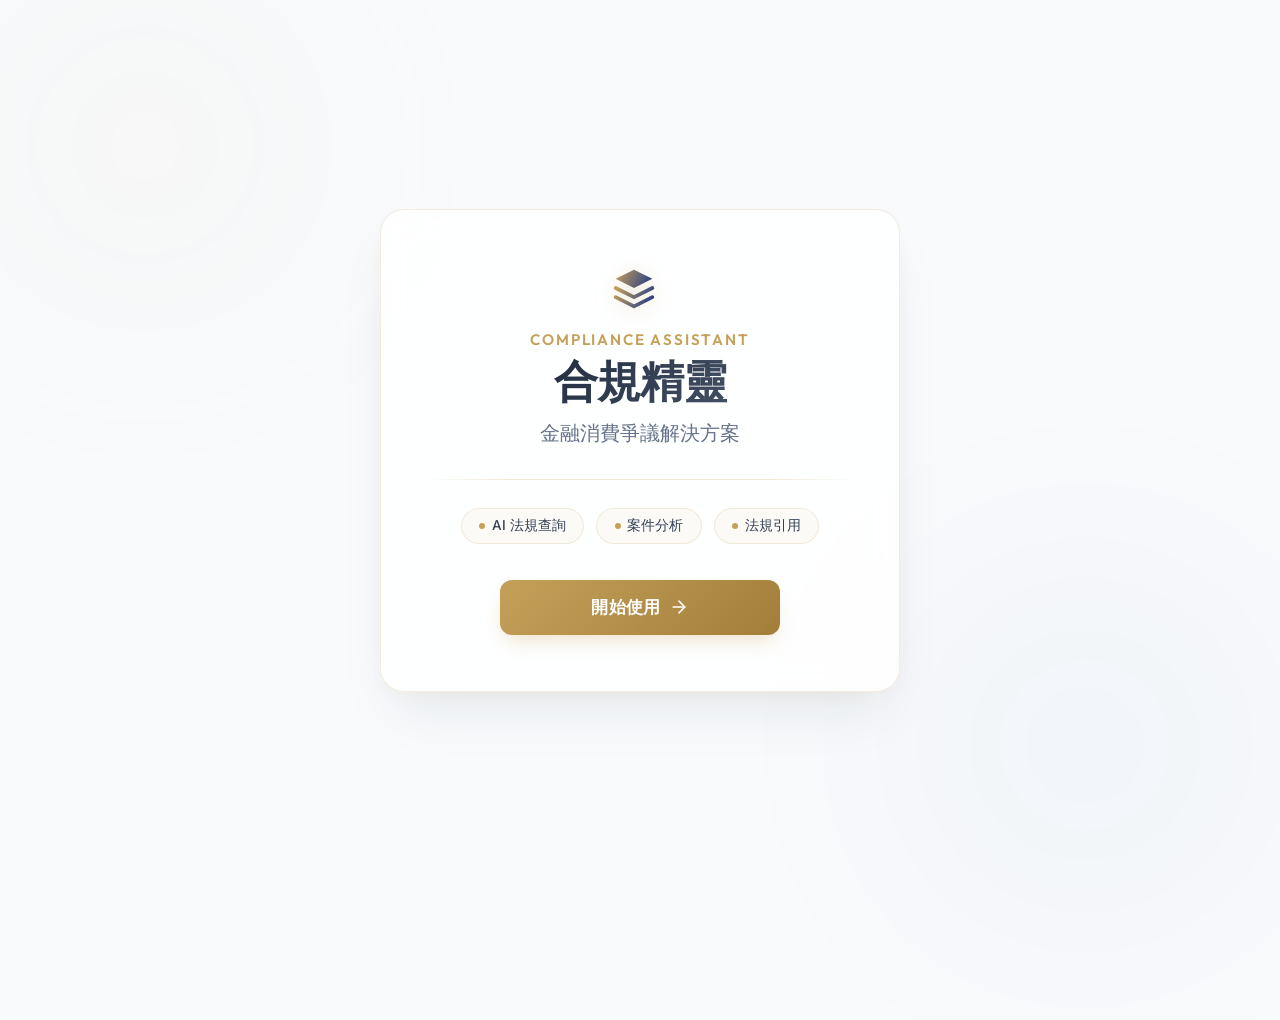
<file: index.html>
<!DOCTYPE html>
<html lang="zh-Hant">
<head>
  <meta charset="UTF-8">
  <meta name="viewport" content="width=device-width, initial-scale=1.0">
  <title>合規精靈 Compliance Assistant - 智能金融消費爭議解決方案</title>
  <meta name="description" content="合規精靈（Compliance Assistant）專為金融消費爭議設計，結合 AI 法規查詢、案件分析與法規引用，為您打造極致高效的工作台體驗。">
  
  <!-- Modern Fonts -->
  <link href="https://fonts.googleapis.com/css2?family=Inter:wght@300;400;500;600&family=Outfit:wght@500;600;700&display=swap" rel="stylesheet">
  
  <!-- Custom Stylesheets -->
  <link rel="stylesheet" href="css/global.css">
  <link rel="stylesheet" href="css/landing.css">
</head>
<body>

  <!-- Ambient Light Orbs -->
  <div class="orb orb-gold"></div>
  <div class="orb orb-blue"></div>

  <!-- Centered Glass Card -->
  <main class="landing-container" id="landing-card">
    <header>
      <div class="brand-logo">
        <svg viewBox="0 0 24 24" fill="none" xmlns="http://www.w3.org/2000/svg">
          <path d="M12 2L2 7L12 12L22 7L12 2Z" fill="url(#grad1)"/>
          <path d="M2 17L12 22L22 17" stroke="url(#grad2)" stroke-width="2" stroke-linecap="round" stroke-linejoin="round"/>
          <path d="M2 12L12 17L22 12" stroke="url(#grad2)" stroke-width="2" stroke-linecap="round" stroke-linejoin="round"/>
          <defs>
            <linearGradient id="grad1" x1="2" y1="2" x2="22" y2="12" gradientUnits="userSpaceOnUse">
              <stop offset="0%" stop-color="#C5A059" />
              <stop offset="100%" stop-color="#1E3A8A" />
            </linearGradient>
            <linearGradient id="grad2" x1="2" y1="12" x2="22" y2="22" gradientUnits="userSpaceOnUse">
              <stop offset="0%" stop-color="#C5A059" />
              <stop offset="100%" stop-color="#1E3A8A" />
            </linearGradient>
          </defs>
        </svg>
      </div>
      <p class="subtitle-en">Compliance Assistant</p>
      <h1>合規精靈</h1>
      <p class="subtitle-zh">金融消費爭議解決方案</p>
    </header>

    <div class="divider"></div>

    <!-- Feature badges -->
    <section class="features-list">
      <span class="feature-tag">AI 法規查詢</span>
      <span class="feature-tag">案件分析</span>
      <span class="feature-tag">法規引用</span>
    </section>

    <!-- Start Action -->
    <button class="cta-btn" id="start-btn" onclick="location.href='pages/v2_workspace.html'">
      開始使用
      <svg width="20" height="20" viewBox="0 0 24 24" fill="none" stroke="currentColor" stroke-width="2" stroke-linecap="round" stroke-linejoin="round">
        <line x1="5" y1="12" x2="19" y2="12"></line>
        <polyline points="12 5 19 12 12 19"></polyline>
      </svg>
    </button>
  </main>

</body>
</html>
</file>
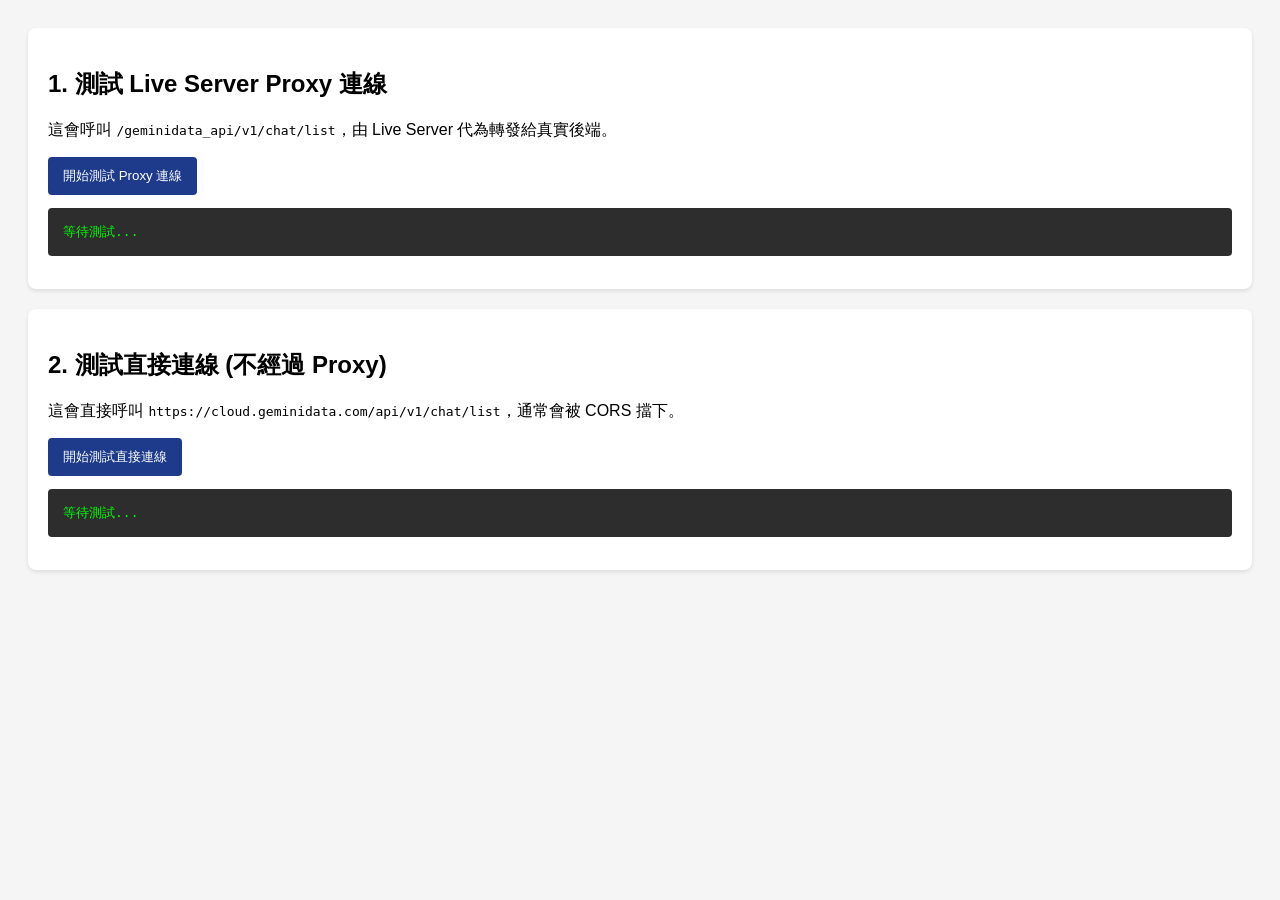
<file: test_api.html>
<!DOCTYPE html>
<html lang="zh-Hant">
<head>
  <meta charset="UTF-8">
  <meta name="viewport" content="width=device-width, initial-scale=1.0">
  <title>API 連線測試工具</title>
  <style>
    body { font-family: sans-serif; padding: 20px; background: #f5f5f5; }
    .card { background: white; padding: 20px; border-radius: 8px; box-shadow: 0 2px 4px rgba(0,0,0,0.1); margin-bottom: 20px; }
    button { padding: 10px 15px; background: #1E3A8A; color: white; border: none; border-radius: 4px; cursor: pointer; }
    button:hover { background: #1A306E; }
    pre { background: #2d2d2d; color: #00ff00; padding: 15px; border-radius: 4px; overflow-x: auto; white-space: pre-wrap; word-wrap: break-word;}
    .status { font-weight: bold; margin-top: 10px; }
    .success { color: green; }
    .error { color: red; }
  </style>
</head>
<body>

  <div class="card">
    <h2>1. 測試 Live Server Proxy 連線</h2>
    <p>這會呼叫 <code>/geminidata_api/v1/chat/list</code>，由 Live Server 代為轉發給真實後端。</p>
    <button onclick="testProxy()">開始測試 Proxy 連線</button>
    <div id="proxy-status" class="status"></div>
    <pre id="proxy-result">等待測試...</pre>
  </div>

  <div class="card">
    <h2>2. 測試直接連線 (不經過 Proxy)</h2>
    <p>這會直接呼叫 <code>https://cloud.geminidata.com/api/v1/chat/list</code>，通常會被 CORS 擋下。</p>
    <button onclick="testDirect()">開始測試直接連線</button>
    <div id="direct-status" class="status"></div>
    <pre id="direct-result">等待測試...</pre>
  </div>

  <script>
    // 這裡使用您原本程式碼中的 JWT Token
    const JWT_TOKEN = 'eyJhbGciOiJIUzI1NiIsInR5cCI6IkpXVCJ9.[base64].MjBaj8c88E3EF5SoDW3axlQvzbiigyViP82hRqRNIuA';
    
    const headers = {
      'Authorization': 'Bearer ' + JWT_TOKEN,
      'Content-Type': 'application/json'
    };

    async function runTest(url, statusElId, resultElId) {
      const statusEl = document.getElementById(statusElId);
      const resultEl = document.getElementById(resultElId);
      
      statusEl.textContent = '連線中...';
      statusEl.className = 'status';
      resultEl.textContent = '請稍候...';

      try {
        const response = await fetch(url, { headers });
        
        // 讀取回應內容 (可能是 JSON，也可能是純文字錯誤訊息)
        const text = await response.text();
        let formattedData = text;
        try {
            formattedData = JSON.stringify(JSON.parse(text), null, 2);
        } catch(e) {
            // Not JSON
        }

        if (response.ok) {
          statusEl.textContent = `✅ 連線成功！HTTP 狀態碼: ${response.status}`;
          statusEl.className = 'status success';
        } else {
          statusEl.textContent = `❌ 伺服器回傳錯誤！HTTP 狀態碼: ${response.status}`;
          statusEl.className = 'status error';
        }

        resultEl.textContent = `--- 回應狀態 (Status) ---\n${response.status} ${response.statusText}\n\n--- 伺服器回傳內容 (Body) ---\n${formattedData}`;

      } catch (error) {
        statusEl.textContent = '❌ 連線失敗 (可能被 CORS 擋住，或伺服器沒開)';
        statusEl.className = 'status error';
        resultEl.textContent = error.toString();
      }
    }

    function testProxy() {
      // 測試透過 Live Server Proxy
      runTest('/geminidata_api/v1/chat/list', 'proxy-status', 'proxy-result');
    }

    function testDirect() {
      // 測試直接連線 (未經 Proxy)
      runTest('https://cloud.geminidata.com/api/v1/chat/list', 'direct-status', 'direct-result');
    }
  </script>
</body>
</html>
</file>
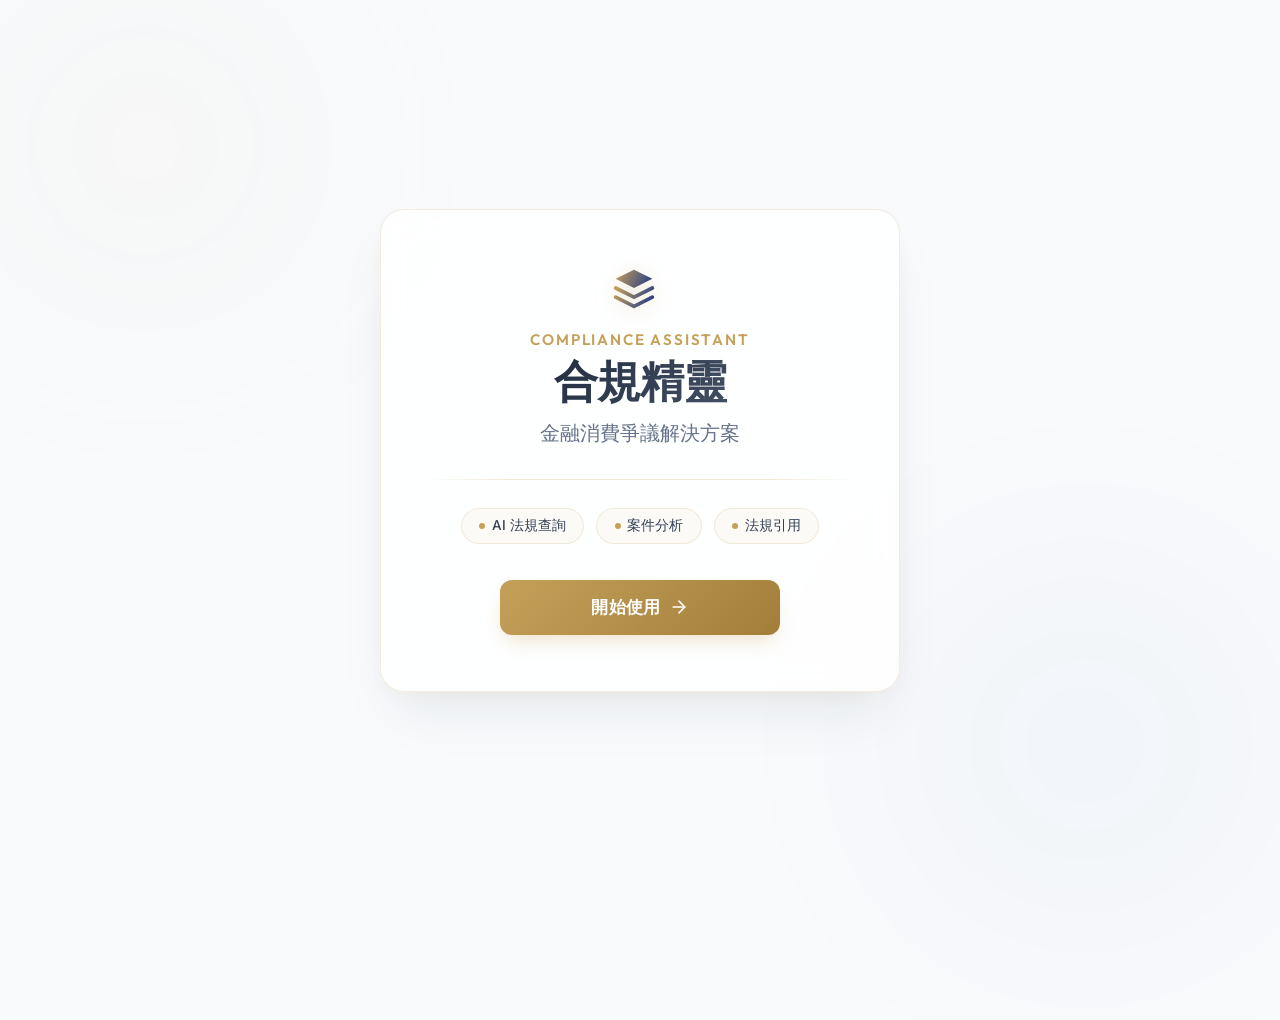
<file: v2_landing.html>
<!DOCTYPE html>
<html lang="zh-Hant">
<head>
  <meta charset="UTF-8">
  <meta name="viewport" content="width=device-width, initial-scale=1.0">
  <title>合規精靈 Compliance Assistant - 智能金融消費爭議解決方案</title>
  <meta name="description" content="合規精靈（Compliance Assistant）專為金融消費爭議設計，結合 AI 法規查詢、案件分析與法規引用，為您打造極致高效的工作台體驗。">
  
  <!-- Modern Fonts -->
  <link href="https://fonts.googleapis.com/css2?family=Inter:wght@300;400;500;600&family=Outfit:wght@500;600;700&display=swap" rel="stylesheet">
  
  <style>
    :root {
      --bg-light: #F8FAFC;
      --accent-gold: #C5A059;
      --accent-gold-dark: #A37E3A;
      --accent-blue: #1E3A8A;
      --text-main: #1E293B;
      --text-muted: #64748B;
      --glass-bg: rgba(255, 255, 255, 0.85);
      --glass-border: rgba(197, 160, 89, 0.2);
      --radius-pill: 9999px;
      --radius-card: 24px;
    }

    * {
      box-sizing: border-box;
      margin: 0;
      padding: 0;
    }

    body {
      font-family: 'Inter', -apple-system, BlinkMacSystemFont, sans-serif;
      background-color: var(--bg-light);
      color: var(--text-main);
      min-height: 100vh;
      overflow: hidden;
      display: flex;
      justify-content: center;
      align-items: center;
      position: relative;
    }

    /* Ambient Background Orbs */
    .orb {
      position: absolute;
      border-radius: 50%;
      filter: blur(130px);
      z-index: 1;
      opacity: 0.22;
    }
    .orb-gold {
      width: 450px;
      height: 450px;
      background: radial-gradient(circle, rgba(197, 160, 89, 0.4) 0%, transparent 70%);
      top: -80px;
      left: -80px;
      animation: drift 18s infinite alternate ease-in-out;
    }
    .orb-blue {
      width: 550px;
      height: 550px;
      background: radial-gradient(circle, rgba(30, 58, 138, 0.25) 0%, transparent 70%);
      bottom: -120px;
      right: -80px;
      animation: drift 22s infinite alternate-reverse ease-in-out;
    }

    @keyframes drift {
      0% { transform: translate(0, 0) scale(1); }
      100% { transform: translate(40px, 30px) scale(1.08); }
    }

    /* Landing Card Container */
    .landing-container {
      position: relative;
      z-index: 2;
      background: var(--glass-bg);
      backdrop-filter: blur(20px);
      -webkit-backdrop-filter: blur(20px);
      border: 1px solid var(--glass-border);
      border-radius: var(--radius-card);
      width: 90%;
      max-width: 520px;
      padding: 3.5rem 2.5rem;
      box-shadow: 0 30px 60px -15px rgba(30, 41, 59, 0.08), 
                  0 10px 30px -15px rgba(197, 160, 89, 0.15);
      text-align: center;
      animation: slideUp 0.8s cubic-bezier(0.16, 1, 0.3, 1) forwards;
    }

    @keyframes slideUp {
      from {
        opacity: 0;
        transform: translateY(20px);
      }
      to {
        opacity: 1;
        transform: translateY(0);
      }
    }

    /* Logo Brand Title */
    .brand-logo {
      display: flex;
      justify-content: center;
      align-items: center;
      margin-bottom: 1.25rem;
    }
    .brand-logo svg {
      width: 44px;
      height: 44px;
      margin-right: 0.75rem;
      filter: drop-shadow(0 4px 10px rgba(197, 160, 89, 0.25));
    }

    h1 {
      font-family: 'Outfit', sans-serif;
      font-size: 2.75rem;
      font-weight: 700;
      letter-spacing: -0.02em;
      margin-bottom: 0.5rem;
      background: linear-gradient(135deg, #1E293B 20%, #475569 80%);
      -webkit-background-clip: text;
      -webkit-text-fill-color: transparent;
    }

    .subtitle-en {
      font-family: 'Outfit', sans-serif;
      font-size: 0.95rem;
      font-weight: 600;
      color: var(--accent-gold);
      letter-spacing: 0.12em;
      text-transform: uppercase;
      margin-bottom: 0.25rem;
    }

    .subtitle-zh {
      font-size: 1.25rem;
      color: var(--text-muted);
      font-weight: 400;
      margin-bottom: 2rem;
    }

    /* Dividers and Features */
    .divider {
      height: 1px;
      background: linear-gradient(90deg, transparent, rgba(197, 160, 89, 0.25) 20%, rgba(197, 160, 89, 0.25) 80%, transparent);
      margin: 1.75rem 0;
    }

    .features-list {
      display: flex;
      justify-content: center;
      gap: 0.75rem;
      flex-wrap: wrap;
      margin-bottom: 2.25rem;
    }

    .feature-tag {
      font-size: 0.85rem;
      font-weight: 500;
      color: #334155;
      background: rgba(197, 160, 89, 0.05);
      border: 1px solid rgba(197, 160, 89, 0.18);
      padding: 0.5rem 1.1rem;
      border-radius: var(--radius-pill);
      display: flex;
      align-items: center;
      gap: 0.4rem;
      transition: all 0.3s;
    }
    .feature-tag:hover {
      background: rgba(197, 160, 89, 0.1);
      border-color: var(--accent-gold);
      transform: translateY(-2px);
    }
    .feature-tag::before {
      content: '';
      display: inline-block;
      width: 6px;
      height: 6px;
      border-radius: 50%;
      background: var(--accent-gold);
    }

    /* Call to Action Button */
    .cta-btn {
      display: inline-flex;
      align-items: center;
      justify-content: center;
      gap: 0.5rem;
      width: 100%;
      max-width: 280px;
      padding: 1rem 2rem;
      background: linear-gradient(135deg, var(--accent-gold), var(--accent-gold-dark));
      border: none;
      border-radius: 12px;
      color: #FFFFFF;
      font-size: 1.05rem;
      font-weight: 600;
      letter-spacing: 0.02em;
      cursor: pointer;
      box-shadow: 0 10px 20px -5px rgba(197, 160, 89, 0.3);
      transition: all 0.3s cubic-bezier(0.16, 1, 0.3, 1);
    }

    .cta-btn:hover {
      box-shadow: 0 15px 25px -3px rgba(197, 160, 89, 0.45);
      transform: translateY(-3px) scale(1.02);
    }

    .cta-btn:active {
      transform: translateY(-1px) scale(0.99);
    }

    .cta-btn svg {
      transition: transform 0.3s ease;
    }
    .cta-btn:hover svg {
      transform: translateX(4px);
    }
  </style>
</head>
<body>

  <!-- Ambient Light Orbs -->
  <div class="orb orb-gold"></div>
  <div class="orb orb-blue"></div>

  <!-- Centered Glass Card -->
  <main class="landing-container" id="landing-card">
    <header>
      <div class="brand-logo">
        <svg viewBox="0 0 24 24" fill="none" xmlns="http://www.w3.org/2000/svg">
          <path d="M12 2L2 7L12 12L22 7L12 2Z" fill="url(#grad1)"/>
          <path d="M2 17L12 22L22 17" stroke="url(#grad2)" stroke-width="2" stroke-linecap="round" stroke-linejoin="round"/>
          <path d="M2 12L12 17L22 12" stroke="url(#grad2)" stroke-width="2" stroke-linecap="round" stroke-linejoin="round"/>
          <defs>
            <linearGradient id="grad1" x1="2" y1="2" x2="22" y2="12" gradientUnits="userSpaceOnUse">
              <stop offset="0%" stop-color="#C5A059" />
              <stop offset="100%" stop-color="#1E3A8A" />
            </linearGradient>
            <linearGradient id="grad2" x1="2" y1="12" x2="22" y2="22" gradientUnits="userSpaceOnUse">
              <stop offset="0%" stop-color="#C5A059" />
              <stop offset="100%" stop-color="#1E3A8A" />
            </linearGradient>
          </defs>
        </svg>
      </div>
      <p class="subtitle-en">Compliance Assistant</p>
      <h1>合規精靈</h1>
      <p class="subtitle-zh">金融消費爭議解決方案</p>
    </header>

    <div class="divider"></div>

    <!-- Feature badges -->
    <section class="features-list">
      <span class="feature-tag">AI 法規查詢</span>
      <span class="feature-tag">案件分析</span>
      <span class="feature-tag">法規引用</span>
    </section>

    <!-- Start Action -->
    <button class="cta-btn" id="start-btn" onclick="location.href='v2_workspace.html'">
      開始使用
      <svg width="20" height="20" viewBox="0 0 24 24" fill="none" stroke="currentColor" stroke-width="2" stroke-linecap="round" stroke-linejoin="round">
        <line x1="5" y1="12" x2="19" y2="12"></line>
        <polyline points="12 5 19 12 12 19"></polyline>
      </svg>
    </button>
  </main>

</body>
</html>
</file>
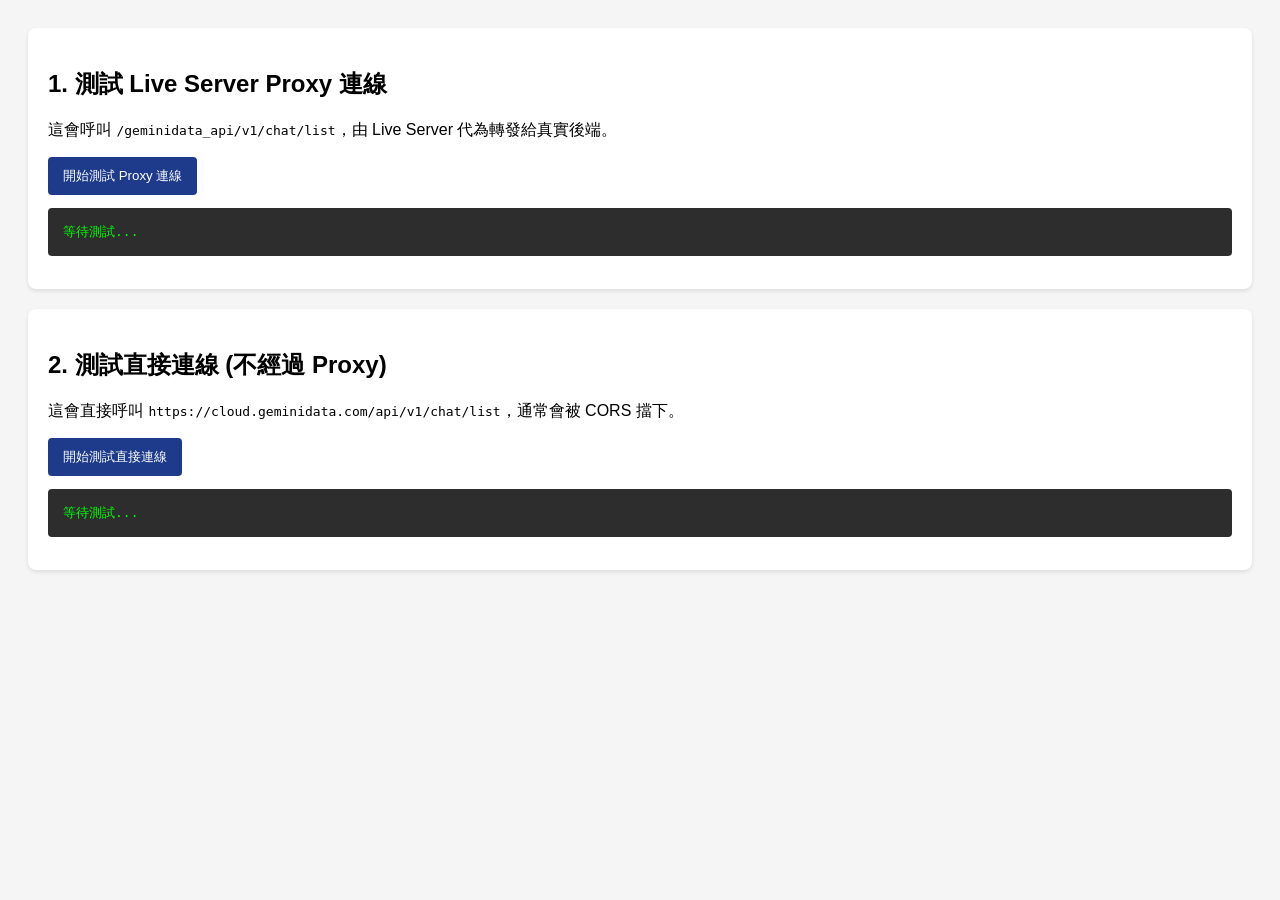
<file: pages/test_api.html>
<!DOCTYPE html>
<html lang="zh-Hant">
<head>
  <meta charset="UTF-8">
  <meta name="viewport" content="width=device-width, initial-scale=1.0">
  <title>API 連線測試工具</title>
  <!-- Custom Stylesheets & Config -->
  <link rel="stylesheet" href="../css/test_api.css">
  <script src="../js/config.js"></script>
</head>
<body>

  <div class="card">
    <h2>1. 測試 Live Server Proxy 連線</h2>
    <p>這會呼叫 <code>/geminidata_api/v1/chat/list</code>，由 Live Server 代為轉發給真實後端。</p>
    <button onclick="testProxy()">開始測試 Proxy 連線</button>
    <div id="proxy-status" class="status"></div>
    <pre id="proxy-result">等待測試...</pre>
  </div>

  <div class="card">
    <h2>2. 測試直接連線 (不經過 Proxy)</h2>
    <p>這會直接呼叫 <code>https://cloud.geminidata.com/api/v1/chat/list</code>，通常會被 CORS 擋下。</p>
    <button onclick="testDirect()">開始測試直接連線</button>
    <div id="direct-status" class="status"></div>
    <pre id="direct-result">等待測試...</pre>
  </div>

  <script>
    const headers = {
      'Content-Type': 'application/json'
    };

    async function runTest(url, statusElId, resultElId) {
      const statusEl = document.getElementById(statusElId);
      const resultEl = document.getElementById(resultElId);
      
      statusEl.textContent = '連線中...';
      statusEl.className = 'status';
      resultEl.textContent = '請稍候...';

      try {
        const response = await fetch(url, { headers });
        
        // 讀取回應內容 (可能是 JSON，也可能是純文字錯誤訊息)
        const text = await response.text();
        let formattedData = text;
        try {
            formattedData = JSON.stringify(JSON.parse(text), null, 2);
        } catch(e) {
            // Not JSON
        }

        if (response.ok) {
          statusEl.textContent = `✅ 連線成功！HTTP 狀態碼: ${response.status}`;
          statusEl.className = 'status success';
        } else {
          statusEl.textContent = `❌ 伺服器回傳錯誤！HTTP 狀態碼: ${response.status}`;
          statusEl.className = 'status error';
        }

        resultEl.textContent = `--- 回應狀態 (Status) ---\n${response.status} ${response.statusText}\n\n--- 伺服器回傳內容 (Body) ---\n${formattedData}`;

      } catch (error) {
        statusEl.textContent = '❌ 連線失敗 (可能被 CORS 擋住，或伺服器沒開)';
        statusEl.className = 'status error';
        resultEl.textContent = error.toString();
      }
    }

    function testProxy() {
      // 測試透過 Live Server Proxy
      runTest('/geminidata_api/v1/chat/list', 'proxy-status', 'proxy-result');
    }

    function testDirect() {
      // 測試直接連線 (未經 Proxy)
      runTest('https://cloud.geminidata.com/api/v1/chat/list', 'direct-status', 'direct-result');
    }
  </script>
</body>
</html>
</file>
<file: css/global.css>
/* Global Style Variables and Resets */

:root {
  --bg-light: #F8FAFC;
  --bg-card: #FFFFFF;
  --bg-card-hover: #F8FAFC;
  --border-color: rgba(0, 0, 0, 0.03);
  --border-active: #C5A059;
  --text-main: #1E293B;
  --text-muted: #64748B;
  
  --accent-gold: #C5A059;
  --accent-gold-dark: #A37E3A;
  --accent-gold-glow: rgba(197, 160, 89, 0.12);
  --accent-blue: #1E3A8A;
  --accent-blue-hover: #1A306E;
  --accent-blue-glow: rgba(30, 58, 138, 0.08);
  
  --radius-sm: 8px;
  --radius-md: 12px;
  --radius-lg: 16px;
  --radius-pill: 9999px;
  --radius-card: 24px;
  --gap: 1.25rem;
}

* {
  box-sizing: border-box;
  margin: 0;
  padding: 0;
}

body {
  font-family: 'Inter', -apple-system, BlinkMacSystemFont, "Segoe UI", Roboto, sans-serif;
  background-color: var(--bg-light);
  color: var(--text-main);
}

/* Custom Scrollbar styling for a cleaner look */
::-webkit-scrollbar {
  width: 6px;
  height: 6px;
}
::-webkit-scrollbar-track {
  background: rgba(0, 0, 0, 0.02);
  border-radius: 3px;
}
::-webkit-scrollbar-thumb {
  background: rgba(0, 0, 0, 0.1);
  border-radius: 3px;
}
::-webkit-scrollbar-thumb:hover {
  background: rgba(0, 0, 0, 0.2);
}
</file>
<file: css/landing.css>
/* Landing Page Specific Styles */

:root {
  --glass-bg: rgba(255, 255, 255, 0.85);
  --glass-border: rgba(197, 160, 89, 0.2);
}

body {
  min-height: 100vh;
  overflow: hidden;
  display: flex;
  justify-content: center;
  align-items: center;
  position: relative;
}

/* Ambient Background Orbs */
.orb {
  position: absolute;
  border-radius: 50%;
  filter: blur(130px);
  z-index: 1;
  opacity: 0.22;
  pointer-events: none;
}
.orb-gold {
  width: 450px;
  height: 450px;
  background: radial-gradient(circle, rgba(197, 160, 89, 0.4) 0%, transparent 70%);
  top: -80px;
  left: -80px;
  animation: drift 18s infinite alternate ease-in-out;
}
.orb-blue {
  width: 550px;
  height: 550px;
  background: radial-gradient(circle, rgba(30, 58, 138, 0.25) 0%, transparent 70%);
  bottom: -120px;
  right: -80px;
  animation: drift 22s infinite alternate-reverse ease-in-out;
}

@keyframes drift {
  0% { transform: translate(0, 0) scale(1); }
  100% { transform: translate(40px, 30px) scale(1.08); }
}

/* Landing Card Container */
.landing-container {
  position: relative;
  z-index: 2;
  background: var(--glass-bg);
  backdrop-filter: blur(20px);
  -webkit-backdrop-filter: blur(20px);
  border: 1px solid var(--glass-border);
  border-radius: var(--radius-card);
  width: 90%;
  max-width: 520px;
  padding: 3.5rem 2.5rem;
  box-shadow: 0 30px 60px -15px rgba(30, 41, 59, 0.08), 
              0 10px 30px -15px rgba(197, 160, 89, 0.15);
  text-align: center;
  animation: slideUp 0.8s cubic-bezier(0.16, 1, 0.3, 1) forwards;
}

@keyframes slideUp {
  from {
    opacity: 0;
    transform: translateY(20px);
  }
  to {
    opacity: 1;
    transform: translateY(0);
  }
}

/* Logo Brand Title */
.brand-logo {
  display: flex;
  justify-content: center;
  align-items: center;
  margin-bottom: 1.25rem;
}
.brand-logo svg {
  width: 44px;
  height: 44px;
  margin-right: 0.75rem;
  filter: drop-shadow(0 4px 10px rgba(197, 160, 89, 0.25));
}

h1 {
  font-family: 'Outfit', sans-serif;
  font-size: 2.75rem;
  font-weight: 700;
  letter-spacing: -0.02em;
  margin-bottom: 0.5rem;
  background: linear-gradient(135deg, #1E293B 20%, #475569 80%);
  -webkit-background-clip: text;
  -webkit-text-fill-color: transparent;
}

.subtitle-en {
  font-family: 'Outfit', sans-serif;
  font-size: 0.95rem;
  font-weight: 600;
  color: var(--accent-gold);
  letter-spacing: 0.12em;
  text-transform: uppercase;
  margin-bottom: 0.25rem;
}

.subtitle-zh {
  font-size: 1.25rem;
  color: var(--text-muted);
  font-weight: 400;
  margin-bottom: 2rem;
}

/* Dividers and Features */
.divider {
  height: 1px;
  background: linear-gradient(90deg, transparent, rgba(197, 160, 89, 0.25) 20%, rgba(197, 160, 89, 0.25) 80%, transparent);
  margin: 1.75rem 0;
}

.features-list {
  display: flex;
  justify-content: center;
  gap: 0.75rem;
  flex-wrap: wrap;
  margin-bottom: 2.25rem;
}

.feature-tag {
  font-size: 0.85rem;
  font-weight: 500;
  color: #334155;
  background: rgba(197, 160, 89, 0.05);
  border: 1px solid rgba(197, 160, 89, 0.18);
  padding: 0.5rem 1.1rem;
  border-radius: var(--radius-pill);
  display: flex;
  align-items: center;
  gap: 0.4rem;
  transition: all 0.3s;
}
.feature-tag:hover {
  background: rgba(197, 160, 89, 0.1);
  border-color: var(--accent-gold);
  transform: translateY(-2px);
}
.feature-tag::before {
  content: '';
  display: inline-block;
  width: 6px;
  height: 6px;
  border-radius: 50%;
  background: var(--accent-gold);
}

/* Call to Action Button */
.cta-btn {
  display: inline-flex;
  align-items: center;
  justify-content: center;
  gap: 0.5rem;
  width: 100%;
  max-width: 280px;
  padding: 1rem 2rem;
  background: linear-gradient(135deg, var(--accent-gold), var(--accent-gold-dark));
  border: none;
  border-radius: 12px;
  color: #FFFFFF;
  font-size: 1.05rem;
  font-weight: 600;
  letter-spacing: 0.02em;
  cursor: pointer;
  box-shadow: 0 10px 20px -5px rgba(197, 160, 89, 0.3);
  transition: all 0.3s cubic-bezier(0.16, 1, 0.3, 1);
}

.cta-btn:hover {
  box-shadow: 0 15px 25px -3px rgba(197, 160, 89, 0.45);
  transform: translateY(-3px) scale(1.02);
}

.cta-btn:active {
  transform: translateY(-1px) scale(0.99);
}

.cta-btn svg {
  transition: transform 0.3s ease;
}
.cta-btn:hover svg {
  transform: translateX(4px);
}
</file>
<file: css/test_api.css>
/* API Testing Tool specific styles */

body {
  font-family: sans-serif;
  padding: 20px;
  background: #f5f5f5;
}

.card {
  background: white;
  padding: 20px;
  border-radius: 8px;
  box-shadow: 0 2px 4px rgba(0,0,0,0.1);
  margin-bottom: 20px;
}

button {
  padding: 10px 15px;
  background: #1E3A8A;
  color: white;
  border: none;
  border-radius: 4px;
  cursor: pointer;
}

button:hover {
  background: #1A306E;
}

pre {
  background: #2d2d2d;
  color: #00ff00;
  padding: 15px;
  border-radius: 4px;
  overflow-x: auto;
  white-space: pre-wrap;
  word-wrap: break-word;
}

.status {
  font-weight: bold;
  margin-top: 10px;
}

.success {
  color: green;
}

.error {
  color: red;
}
</file>
